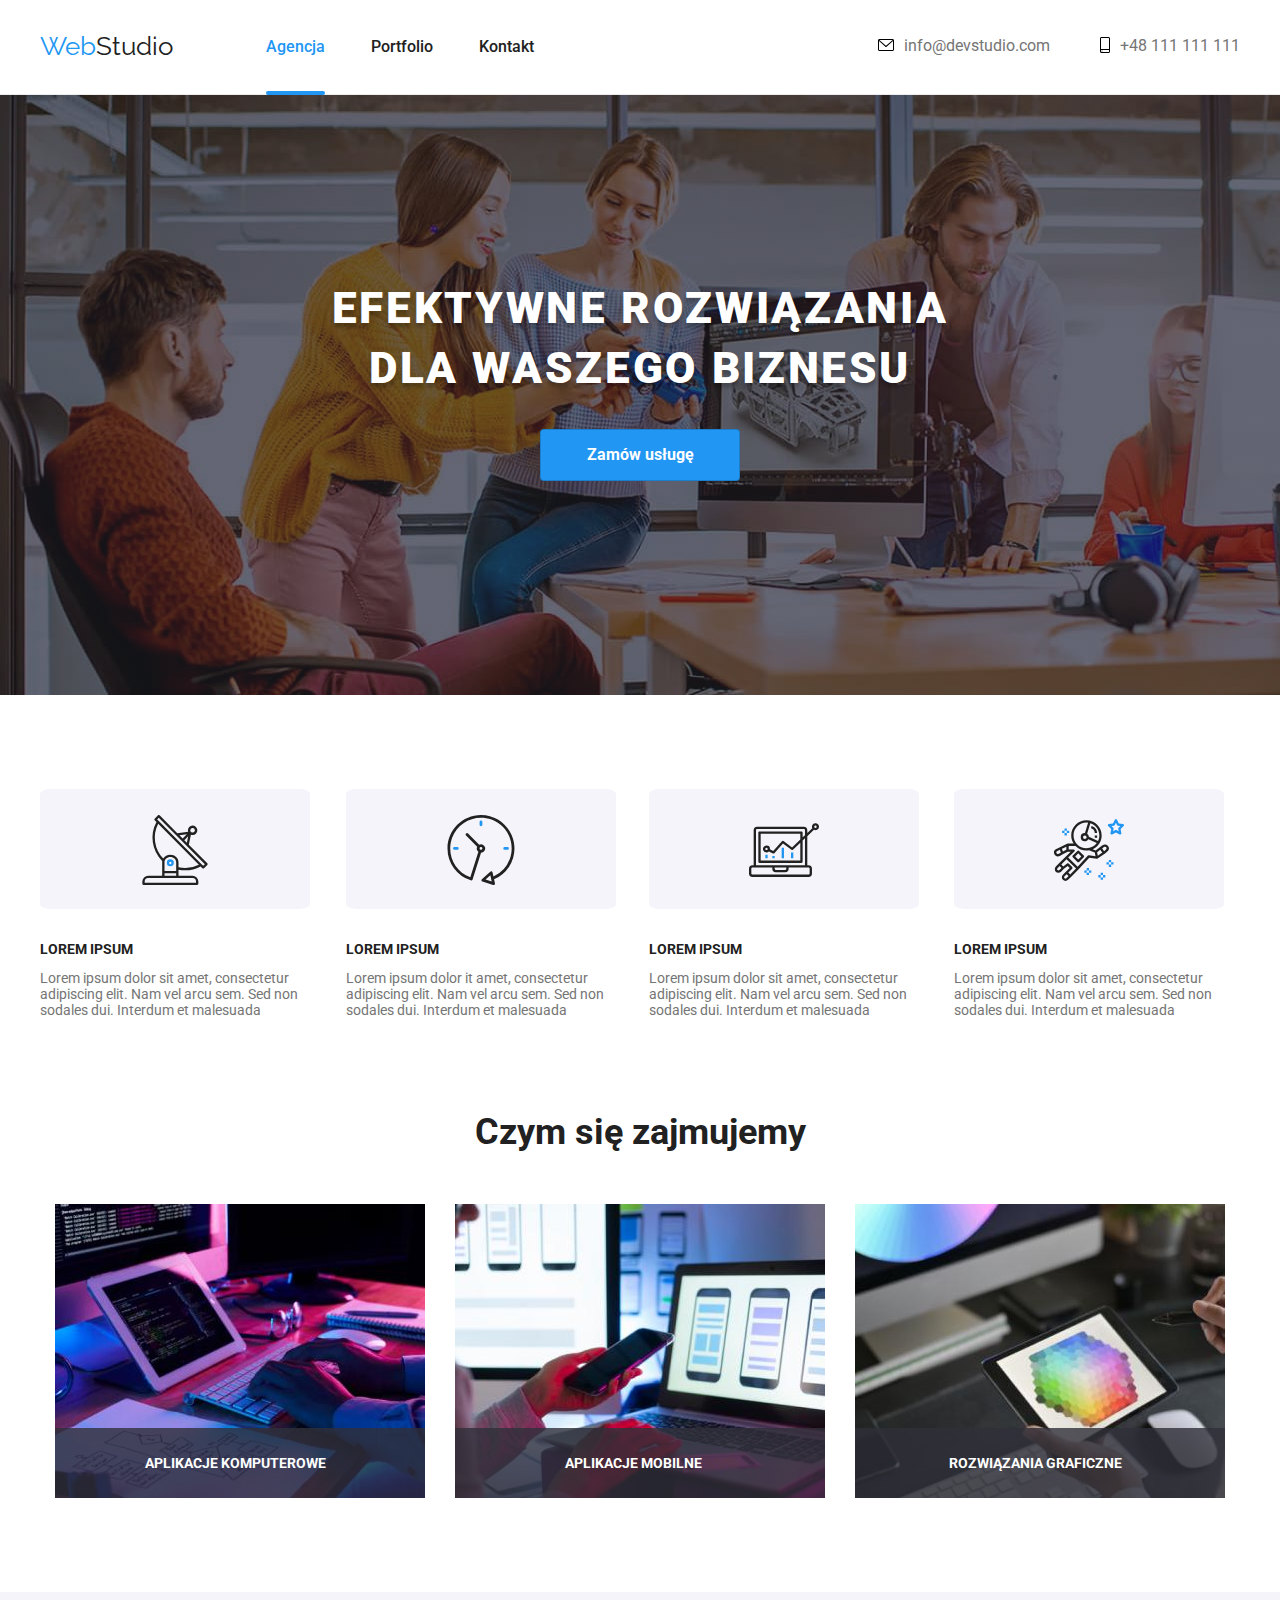
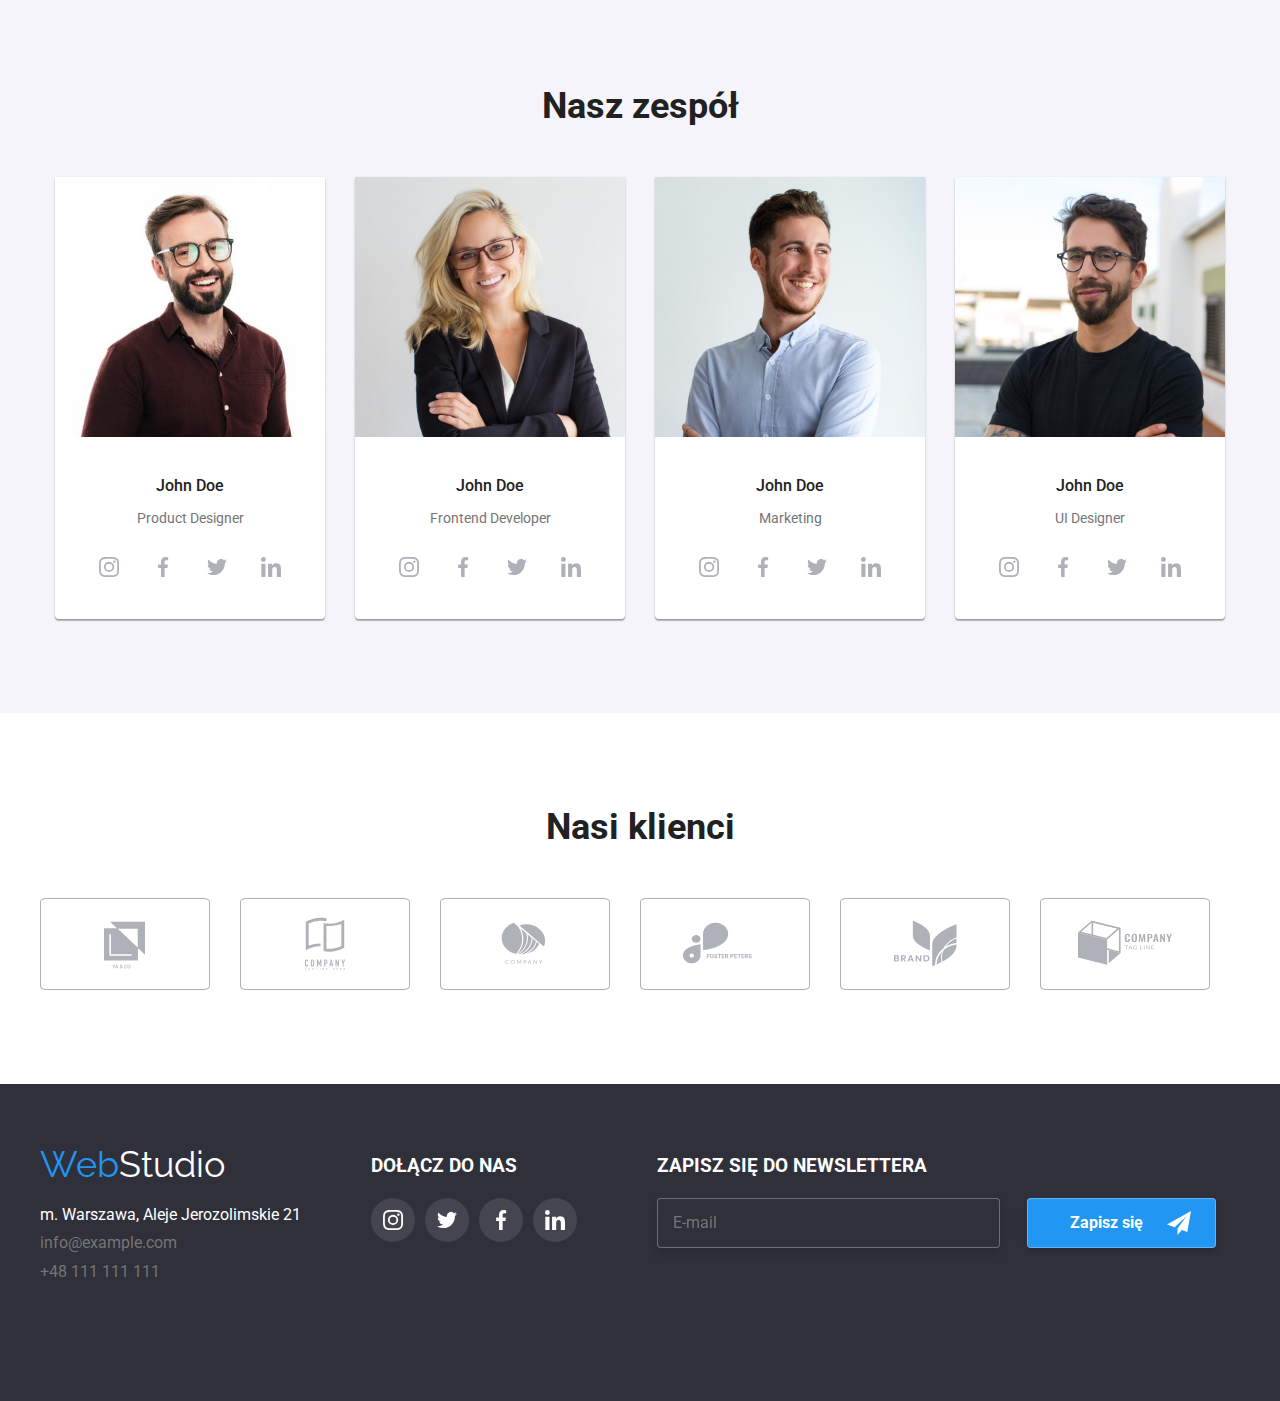
<file: index.html>
<!DOCTYPE html>
<html lang="pl">
  <head>
    <meta charset="UTF-8" />
    <meta http-equiv="X-UA-Compatible" content="IE=edge" />
    <meta name="viewport" content="width=device-width, initial-scale=1.0" />
    <link rel="preconnect" href="https://fonts.googleapis.com" />
    <link rel="preconnect" href="https://fonts.gstatic.com" crossorigin />
    <link
      rel="stylesheet"
      href="css/modern-normalize.min.css"
    />
    <link
      href="https://fonts.googleapis.com/css2?family=Kaushan+Script&family=Raleway:wght@700&family=Roboto:ital,wght@0,100;0,400;0,500;0,700;0,900;1,700&display=swap"
      rel="stylesheet"
    />
    <link rel="stylesheet" href="./css/styles.css" />

    <title>Studio</title>
  </head>
  <body>
      <header class="header header--border">
        <div class="container header">
        <a class="logo" href="index.html" target="_blank">
          <span class="logo--studio">Web</span>Studio</a
        >
        <nav>
          <ul class="social-links">
            <li>
              <a class="social-links__link link--active" href="index.html" target="_blank">Agencja</a>
            </li>
            <li>
              <a class="social-links__link" href="portfolio.html" target="_blank"
                >Portfolio</a
              >
            </li>
            <li>
              <a class="social-links__link" href="kontakt.html" target="_blank">Kontakt</a>
            </li></ul>
        </nav>
        <ul class="contact-list">
          <li> 
            <a class="contact-list__mail" href="mailto:info@devstudio.com"
              > <svg width="16" height="12" class="contact-list__mail-icon icons-active">
                <use  href="./images/icons.svg#message"></use>
              </svg>info@devstudio.com</a
            >
          </li>
          <li>
            <a class="contact-list__tel" href="tel:+48111111111">
              <svg  width="10" height="16"class="contact-list__tel-icon icons-active"><use href="./images/icons.svg#phone"></use></svg>+48 111 111 111</a>
          </li>
        </ul></div>
      </header>
      <main>
        <section class="section background-img">
          <div class="container first-header">
            <h1 class="first-header__style">
              EFEKTYWNE ROZWIĄZANIA<br />DLA WASZEGO BIZNESU
            </h1>
            <button type="submit" class="first-button" data-modal-open>Zamów usługę</button>
          </div>
        </section>
        <section class="section">
          <div class="container">
          <ul class="possibilities-list">
            <li class="possibilities-list__item">
              <div class="possibilities-list__div"><svg class="possibilities-list__svg"><use href="./images/icons.svg#satelite"></use></svg></div>
              <h3 class="possibilities-list__h3">LOREM IPSUM</h3>
              <p class="possibilities-list__paragraph">
                Lorem ipsum dolor sit amet, consectetur adipiscing elit. Nam vel
                arcu sem. Sed non sodales dui. Interdum et malesuada
              </p>
            </li>
            <li class="possibilities-list__item">
              <div class="possibilities-list__div"><svg class="possibilities-list__svg"><use href="./images/icons.svg#clock"></use></svg></div>
              <h3 class="possibilities-list__h3">LOREM IPSUM</h3>
              <p class="possibilities-list__paragraph">
                Lorem ipsum dolor it amet, consectetur adipiscing elit. Nam vel
                arcu sem. Sed non sodales dui. Interdum et malesuada
              </p>
            </li>
            <li class="possibilities-list__item">
              <div class="possibilities-list__div"><svg class="possibilities-list__svg"><use href="./images/icons.svg#diagram"></use></svg></div>
              <h3 class="possibilities-list__h3">LOREM IPSUM</h3>
              <p class="possibilities-list__paragraph">
                Lorem ipsum dolor sit amet, consectetur adipiscing elit. Nam vel
                arcu sem. Sed non sodales dui. Interdum et malesuada
              </p>
            </li>
            <li class="possibilities-list__item">
              <div class="possibilities-list__div"><svg class="possibilities-list__svg"><use href="./images/icons.svg#astronaut"></use></svg></div>
              <h3 class="possibilities-list__h3">LOREM IPSUM</h3>
              <p class="possibilities-list__paragraph">
                Lorem ipsum dolor sit amet, consectetur adipiscing elit. Nam vel
                arcu sem. Sed non sodales dui. Interdum et malesuada
              </p>
            </li>
          </ul></div>
        </section>
        <section class="section section-style">
          <div class="container">
          <h2 class="header-secondary">Czym się zajmujemy</h2>
          <ul class="work-spaces">
            <li class="work-spaces__list">
           <div class="work-spaces__div">
            <p class="work-spaces__paragraph computer-app">APLIKACJE KOMPUTEROWE</p></div>
              <img
                src="images/box1.jpg"
                width="370"
                height="294"
                alt="programowanie"
              />
            </li>
            <li class="work-spaces__list">
              <div class="work-spaces__div">
                <p class="work-spaces__paragraph mobile-app">APLIKACJE MOBILNE</p></div>
              <img
                src="images/box2.jpg"
                width="370"
                height="294"
                alt="testowanie"
              />
            </li>
            <li class="work-spaces__list">
              <div class="work-spaces__div">
                <p class="work-spaces__paragraph graphics-solutions">ROZWIĄZANIA GRAFICZNE</p></div>
              <img
                src="images/box3.jpg"
                width="370"
                height="294"
                alt="rozwiązania graficzne"
              />
            </li>
          </ul>
        </section></div>
        <section class="section team-background">
          <div class="container">
            <h2 class="header-secondary">Nasz zespół</h2>
            <ul class="team-cards">
              <li class="team-cards">
                <figure class="team-cards__figure">
                  <img
                    src="images/img1.jpg"
                    width="270"
                    height="260"
                    alt=" John Doe product designer"
                  />
                  <figcaption>
                    <h3 class="team-cards__name">John Doe</h3>
                    <p class="team-cards__workplace">Product Designer</p>
                    <div class="team-cards--style">
                      <ul class="team-cards__list">
                      <li><a class="team-cards__items" href="#"><svg class="team-cards__svg" width="20" height="20"><use href="./images/icons.svg#instagram"></use></svg></a></li>
                      <li><a class="team-cards__items" href="#"><svg  class="team-cards__svg" width="20" height="20"><use href="./images/icons.svg#facebook"></use></svg></a></li>
                      <li><a class="team-cards__items" href="#"><svg class="team-cards__svg" width="20" height="20"><use href="./images/icons.svg#twitter"></use></svg></a></li>
                      <li><a class="team-cards__items" href="#"><svg  class="team-cards__svg" width="20" height="20"><use href="./images/icons.svg#linkedin"></use></svg></a></li>
                    </ul>
                    </div>
                  </figcaption>
                </figure>
              </li>
              <li class="team-cards">
                <figure class="team-cards__figure">
                  <img
                    src="images/img2.jpg"
                    width="270"
                    height="260"
                    alt="John Doe Frontend Developer"
                  />
                  <figcaption>
                    <h3 class="team-cards__name">John Doe</h3>
                    <p class="team-cards__workplace">Frontend Developer</p>
                    <div class="team-cards--style">
                      <ul class="team-cards__list">
                      <li><a class="team-cards__items" href="#"><svg class="team-cards__svg" width="20" height="20"><use href="./images/icons.svg#instagram"></use></svg></a></li>
                      <li><a class="team-cards__items" href="#"><svg  class="team-cards__svg" width="20" height="20"><use href="./images/icons.svg#facebook"></use></svg></a></li>
                      <li><a class="team-cards__items" href="#"><svg class="team-cards__svg" width="20" height="20"><use href="./images/icons.svg#twitter"></use></svg></a></li>
                      <li><a class="team-cards__items" href="#"><svg  class="team-cards__svg" width="20" height="20"><use href="./images/icons.svg#linkedin"></use></svg></a></li>
                    </ul>
                    </div>
                  </figcaption>
                </figure>
              </li>
              <li class="team-cards">
                <figure class="team-cards__figure">
                  <img
                    src="images/img3.jpg"
                    width="270"
                    height="260"
                    alt="John Doe Marketing"
                  />
                  <figcaption>
                    <h3 class="team-cards__name">John Doe</h3>
                    <p class="team-cards__workplace">Marketing</p>
                    <div class="team-cards--style">
                      <ul class="team-cards__list">
                      <li><a class="team-cards__items" href="#"><svg class="team-cards__svg" width="20" height="20"><use href="./images/icons.svg#instagram"></use></svg></a></li>
                      <li><a class="team-cards__items" href="#"><svg  class="team-cards__svg" width="20" height="20"><use href="./images/icons.svg#facebook"></use></svg></a></li>
                      <li><a class="team-cards__items" href="#"><svg class="team-cards__svg" width="20" height="20"><use href="./images/icons.svg#twitter"></use></svg></a></li>
                      <li><a class="team-cards__items" href="#"><svg  class="team-cards__svg" width="20" height="20"><use href="./images/icons.svg#linkedin"></use></svg></a></li>
                    </ul>
                    </div>
                  </figcaption>
                </figure>
              </li>
              <li class="team-cards">
                <figure class="team-cards__figure">
                  <img
                    src="images/img4.jpg"
                    width="270"
                    height="260"
                    alt="John Doe UI Designer"
                  />
                  <figcaption>
                    <h3 class="team-cards__name">John Doe</h3>
                    <p class="team-cards__workplace">UI Designer</p>
                    <div class="team-cards--style">
                      <ul class="team-cards__list">
                      <li><a class="team-cards__items" href="#"><svg class="team-cards__svg" width="20" height="20"><use href="./images/icons.svg#instagram"></use></svg></a></li>
                      <li><a class="team-cards__items" href="#"><svg  class="team-cards__svgs" width="20" height="20"><use href="./images/icons.svg#facebook"></use></svg></a></li>
                      <li><a class="team-cards__items" href="#"><svg class="team-cards__svg" width="20" height="20"><use href="./images/icons.svg#twitter"></use></svg></a></li>
                      <li><a class="team-cards__items" href="#"><svg  class="team-cards__svg" width="20" height="20"><use href="./images/icons.svg#linkedin"></use></svg></a></li>
                    </ul>
                    </div>
                  </figcaption>
                </figure>
              </li>
            </ul>
          </div>
        </section>
        <section class="section">
          <div class="container">
            <h2 class="header-secondary">Nasi klienci</h2>
            <ul class="customers">
              <li class="customers__list"><a ><svg class="customers__svg" width="106" height="60"><use  href="./images/icons.svg#logo1"></use></svg></a></li>
              <li class="customers__list"><a><svg class="customers__svg" width="106" height="60"><use  href="./images/icons.svg#logo2"></use></svg></a></li>
              <li class="customers__list"><a><svg class="customers__svg" width="106" height="60"><use href="./images/icons.svg#logo3"></use></svg></a></li>
              <li class="customers__list"><a><svg class="customers__svg" width="106" height="60"><use  href="./images/icons.svg#logo4"></use></svg></a></li>
              <li class="customers__list"><a><svg class="customers__svg" width="106" height="60"><use href="./images/icons.svg#logo5"></use></svg></a></li>
              <li class="customers__list"><a><svg class="customers__svg" width="106" height="60"><use href="./images/icons.svg#logo6"></use></svg></a></li>
            </ul>
          </div>
        </section>
      </main>
        <footer class="footer">
          <div class="container footer--style">
          <div>
            <a class="logo-footer" href="index.html" class="logo" target="_blank">
            <span class="logo--studio">Web</span>Studio</a>
          <adress>
            <ul class="footer-links">
              <li>
                <a class="footer-links__address" href="addres.html"
                  >m. Warszawa, Aleje Jerozolimskie 21</a
                >
              <li>
                <a class="footer-links__mail" href="mailto:info@example.com"
                  >info@example.com</a
                >
              </li>
              <li>
                <a class="footer-links__tel" href="tel:+48111111111">+48 111 111 111</a>
              </li>
            </ul></adress></div>
          <div class="join-us">
            <h3 class="footer-h3"> DOŁĄCZ DO NAS</h3>
            <ul class="join-us__list">
            <li><a class="join-us__circle" href="#"><svg width="20" height="20"><use class="join-us__svg" href="./images/icons.svg#instagram"></use></svg></a></li>
            <li><a class="join-us__circle" href="#"><svg width="20" height="20"><use class="join-us__svg" href="./images/icons.svg#twitter"></use></svg></a></li>
            <li><a class="join-us__circle"href="#"><svg width="20" height="20"><use class="join-us__svg" href="./images/icons.svg#facebook"></use></svg></a></li>
            <li><a class="join-us__circle" href="#"><svg width="20" height="20"><use class="join-us__svg" href="./images/icons.svg#linkedin"></use></svg></a></li>
            </ul>
          </div>
          <div class="sign-up">
            <h3 class="footer-h3"> ZAPISZ SIĘ DO NEWSLETTERA</h3>
            <form class="sign-up__form">
            <label class="sign-up__label">
              <input type="email" name="email" class="sign-up__email" placeholder="E-mail"/>
            </label>
          <button type="submit" class="footer-button">
            Zapisz się
            <svg width="24" height="24"><use href="./images/icons.svg#form-send"></use></svg>
          </button>
        </form>  
      </div>

          <div class="overlay is-hidden" data-modal>    
          <div class="modal"><button type="button" data-modal-close class="close-btn">X</button>
          <form>
          <label class="form__header">Zostaw swoje dane w formularzu poniżej</label>  
          <label class="form__label">
              Imię
              <input type="text" name="username" class="form__input"/>
              <svg width="18" height="18" class="form__svg"><use href="./images/icons.svg#form-person"></use></svg>
            </label>
            <label class="form__label" >
              Telefon
              <input type="tel" name="phone-number" minlength="9" maxlength="11" class="form__input"/>
              <svg width="18" height="18" class="form__svg"><use href="./images/icons.svg#form-phone"></use></svg>
            </label>
            <label class="form__label">
              Email
              <input type="email" name="email" class="form__input"/>
              <svg width="18" height="18" class="form__svg"><use href="./images/icons.svg#form-email"></use></svg>
            </label>
            <label class="form__label">
              Komentarz
              <textarea name="feedback" rows="5" placeholder="Wprowadź tekst" class="form__textarea"></textarea>
            </label>
            <label class="form__check">
              <input type="checkbox" name="statement" value="statement" class="form__checkbox"/><div class="form__checkbox--div"><svg width="16" height="15" class="form__svg-check"><use href="./images/icons.svg#form-checked"></use></svg></div>
              Oświadczam iż akceptuję <p class="form--statement">Regulamin </p> i <p class="form--statement">Politykę Prywatności.</p>
            </label>
            <button type="submit" class="form-button">Wyślij</button>
          </form> 
          </div>
          </div>
        </footer>
        <script src="./js/modal.js">
        </script>
  </body>

</html>
</file>
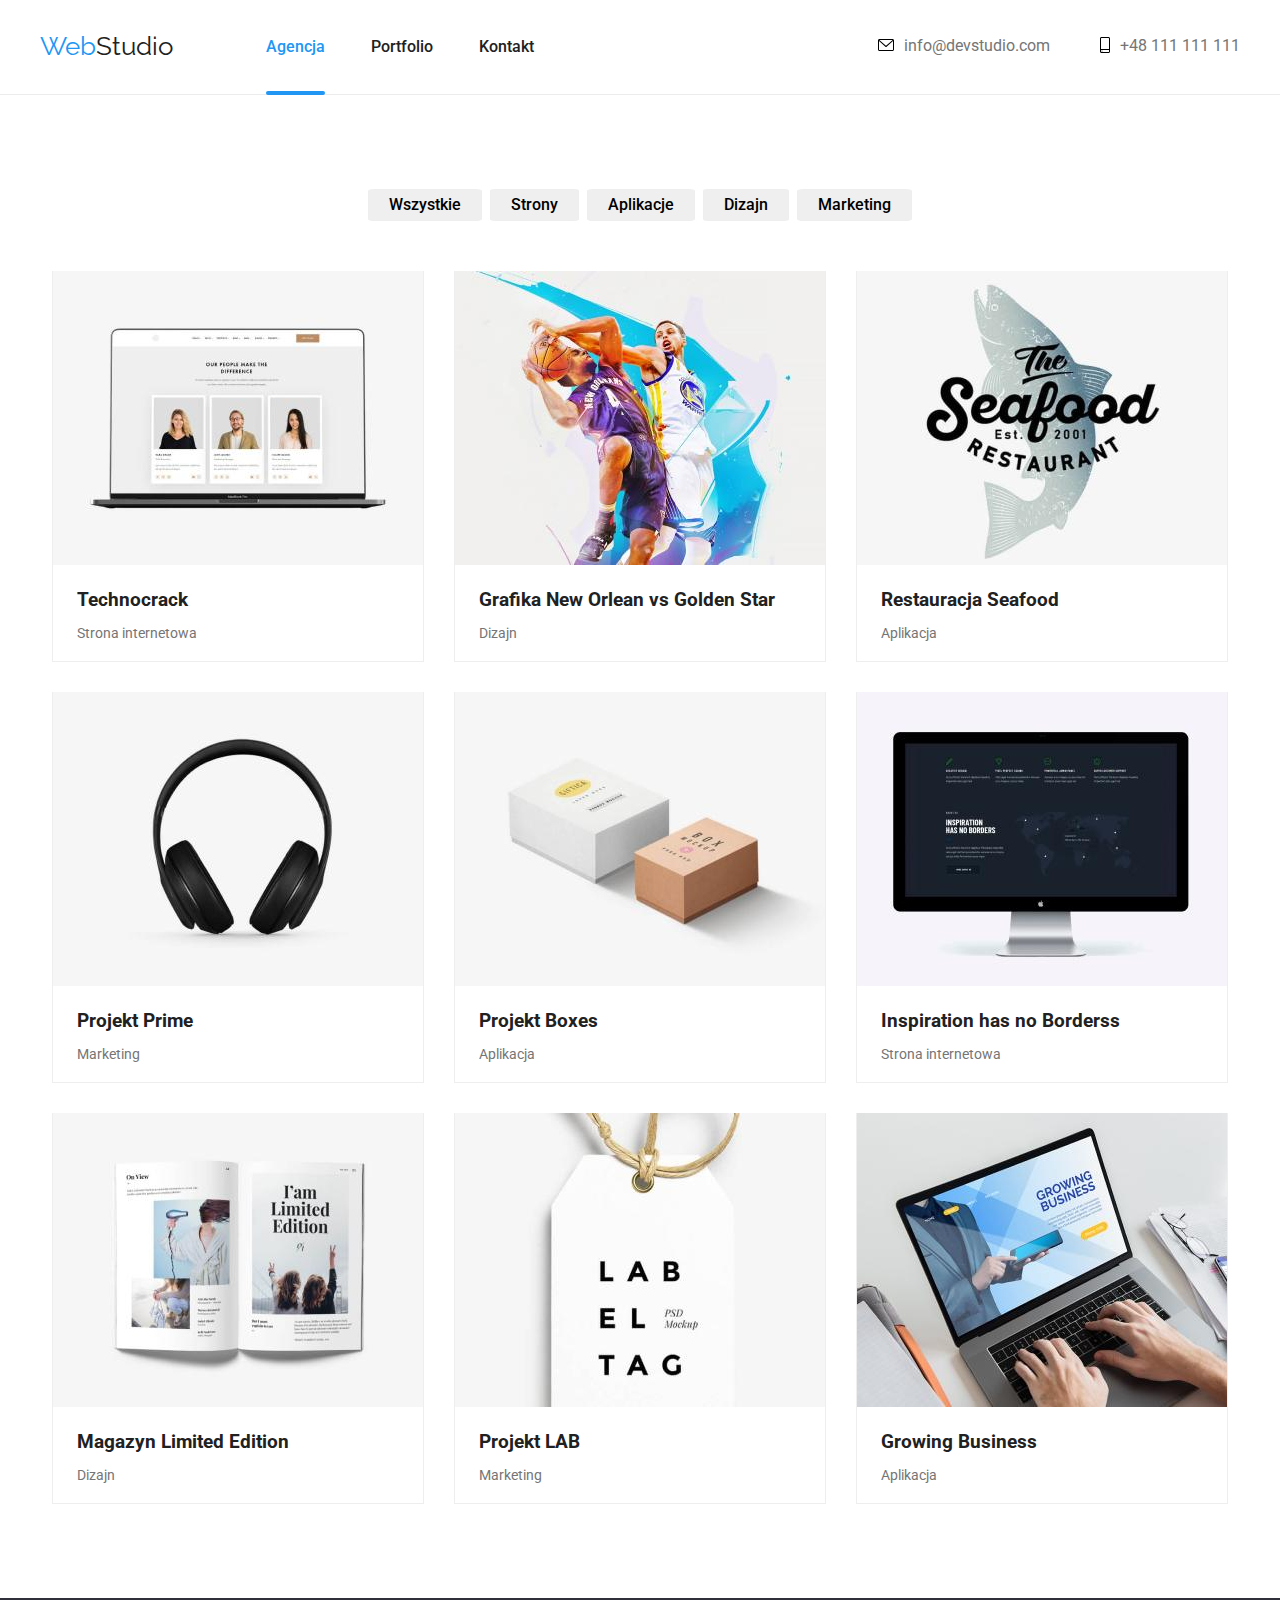
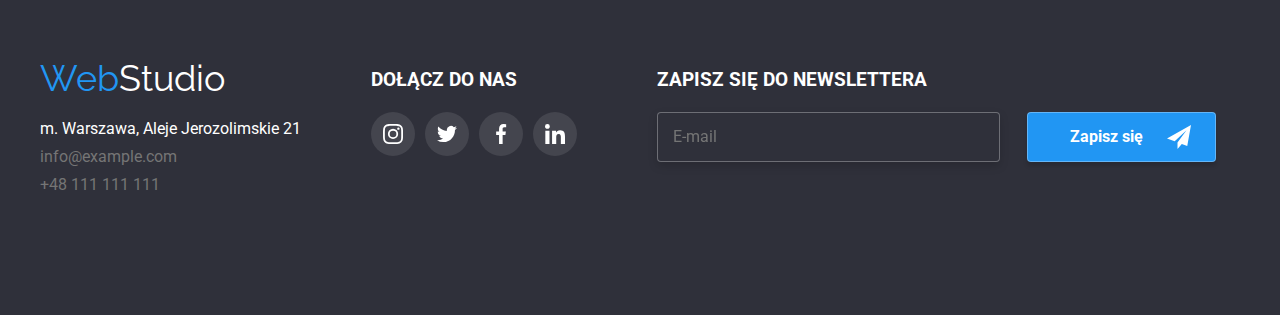
<file: portfolio.html>
<!DOCTYPE html>
<html lang="pl">
  <head>
    <meta charset="UTF-8" />
    <meta http-equiv="X-UA-Compatible" content="IE=edge" />
    <meta name="viewport" content="width=device-width, initial-scale=1.0" />

    <link rel="preconnect" href="https://fonts.googleapis.com" />
    <link rel="preconnect" href="https://fonts.gstatic.com" crossorigin />
    <link
      rel="stylesheet"
      href="css/modern-normalize.min.css"
    />
    <link
      href="https://fonts.googleapis.com/css2?family=Kaushan+Script&family=Raleway:wght@700&family=Roboto:ital,wght@0,100;0,400;0,500;0,700;0,900;1,700&display=swap"
      rel="stylesheet"
    />
    <link rel="stylesheet" href="css/styles.css" />

    <title>Portfolio</title>
  </head>
  <body>
    <header class="header header--border">
      <div class="container header">
      <a class="logo" href="index.html" target="_blank">
        <span class="logo--studio">Web</span>Studio</a
      >
      <nav>
        <ul class="social-links">
          <li>
            <a class="social-links__link link--active" href="index.html" target="_blank">Agencja</a>
          </li>
          <li>
            <a class="social-links__link" href="portfolio.html" target="_blank"
              >Portfolio</a
            >
          </li>
          <li>
            <a class="social-links__link" href="kontakt.html" target="_blank">Kontakt</a>
          </li></ul>
      </nav>
      <ul class="contact-list">
        <li> 
          <a class="contact-list__mail" href="mailto:info@devstudio.com"
            > <svg width="16" height="12" class="contact-list__mail-icon icons-active">
              <use  href="./images/icons.svg#message"></use>
            </svg>info@devstudio.com</a
          >
        </li>
        <li>
          <a class="contact-list__tel" href="tel:+48111111111">
            <svg  width="10" height="16"class="contact-list__tel-icon icons-active"><use href="./images/icons.svg#phone"></use></svg>+48 111 111 111</a>
        </li>
      </ul></div>
    </header>
        <section class="section">
          <div class="container">
       <ul class="button-list">
          <li>
            <button type="button" class="button-portfolio">Wszystkie</button>
          </li>
          <li>
            <button type="button" class="button-portfolio">Strony</button>
          </li>
            <button type="button" class="button-portfolio">Aplikacje</button>
          </li>
          <li>
            <button type="button" class="button-portfolio">Dizajn</button>
          </li>
          <li>
            <button type="button" class="button-portfolio">Marketing</button>
          </li>
        </ul>
        <ul class="cards">
        <li class="cards__list">
          <figure><div class="cards__img">
              <img src="images/img6.jpg" alt=" Technocrack"/>
              <div class="cards__overlay">
                <p class="cards__desc">Technocrack jest popularną platformą wykorzystywaną do rozpowszechniania koronawirusa. Firmy wykorzystują tę platformę do celów szpiegowskich i ataków na niezabezpieczone serwery konkurencji</p>
              </div></div>
              <figcaption>
                <h3 class="cards__h3">Technocrack</h3>
                <p class="cards__paragraph">Strona internetowa</p>
              </figcaption>
            </figure>
            </li>
          <li class="cards__list">
            <figure><div class="cards__img">
              <img
                src="images/img7.jpg"
                width="370px"
                height="294px"
                alt="Grafika New Orlean vs Golden Star"
              /> <div class="cards__overlay">
                <p class="cards__desc">Technocrack jest popularną platformą wykorzystywaną do rozpowszechniania koronawirusa. Firmy wykorzystują tę platformę do celów szpiegowskich i ataków na niezabezpieczone serwery konkurencji</p>
              </div></div>
              <figcaption>
                <h3 class="cards__h3">Grafika New Orlean vs Golden Star</h3>
                <p class="cards__paragraph">Dizajn</p>
              </figcaption>
            </figure>
          </li>
          <li class="cards__list">
            <figure><div class="cards__img">
              <img
                src="images/img8.jpg"
                width="370px"
                height="294px"
                alt="Restauracja Seafood"
              /><div class="cards__overlay">
                <p class="cards__desc">Technocrack jest popularną platformą wykorzystywaną do rozpowszechniania koronawirusa. Firmy wykorzystują tę platformę do celów szpiegowskich i ataków na niezabezpieczone serwery konkurencji</p>
              </div></div>
              <figcaption>
                <h3 class="cards__h3">Restauracja Seafood</h3>
                <p class="cards__paragraph">Aplikacja</p>
              </figcaption>
            </figure>
          </li>
          <li class="cards__list">
            <figure><div class="cards__img">
              <img
                src="images/img9.jpg"
                width="370px"
                height="294px"
                alt="Projekt Prime"
              /><div class="cards__overlay">
                <p class="cards__desc">Technocrack jest popularną platformą wykorzystywaną do rozpowszechniania koronawirusa. Firmy wykorzystują tę platformę do celów szpiegowskich i ataków na niezabezpieczone serwery konkurencji</p>
              </div></div>
              <figcaption>
                <h3 class="cards__h3">Projekt Prime</h3>
                <p class="cards__paragraph">Marketing</p>
              </figcaption>
            </figure>
          </li>
          <li class="cards__list">
            <figure><div class="cards__img">
              <img
                src="images/img10.jpg"
                width="370px"
                height="294px"
                alt="Projekt Boxes"
              /><div class="cards__overlay">
                <p class="cards__desc">Technocrack jest popularną platformą wykorzystywaną do rozpowszechniania koronawirusa. Firmy wykorzystują tę platformę do celów szpiegowskich i ataków na niezabezpieczone serwery konkurencji</p>
              </div></div>
              <figcaption>
                <h3 class="cards__h3">Projekt Boxes</h3>
                <p class="cards__paragraph">Aplikacja</p>
              </figcaption>
            </figure>
          </li>
          <li class="cards__list">
            <figure><div class="cards__img">
              <img
                src="images/img11.jpg"
                width="370px"
                height="294px"
                alt="Inspiration has no Borders"
              /><div class="cards__overlay">
                <p class="cards__desc">Technocrack jest popularną platformą wykorzystywaną do rozpowszechniania koronawirusa. Firmy wykorzystują tę platformę do celów szpiegowskich i ataków na niezabezpieczone serwery konkurencji</p>
              </div></div>
              <figcaption>
                <h3 class="cards__h3">Inspiration has no Borderss</h3>
                <p class="cards__paragraph">Strona internetowa</p>
              </figcaption>
            </figure>
          </li>
          <li class="cards__list">
            <figure><div class="cards__img">
              <img
                src="images/img12.jpg"
                width="370px"
                height="294px"
                alt="Magazyn Limited Edition"
              /><div class="cards__overlay">
                <p class="cards__desc">Technocrack jest popularną platformą wykorzystywaną do rozpowszechniania koronawirusa. Firmy wykorzystują tę platformę do celów szpiegowskich i ataków na niezabezpieczone serwery konkurencji</p>
              </div></div>
              <figcaption>
                <h3 class="cards__h3">Magazyn Limited Edition</h3>
                <p class="cards__paragraph">Dizajn</p>
              </figcaption>
            </figure>
          </li>
          <li class="cards__list">
            <figure><div class="cards__img"><img
                src="images/img13.jpg"
                width="370px"
                height="294px"
                alt="Projekt LAB"
              /><div class="cards__overlay">
                <p class="cards__desc">Technocrack jest popularną platformą wykorzystywaną do rozpowszechniania koronawirusa. Firmy wykorzystują tę platformę do celów szpiegowskich i ataków na niezabezpieczone serwery konkurencji</p>
              </div></div>
              <figcaption>
                <h3 class="cards__h3">Projekt LAB</h3>
                <p class="cards__paragraph">Marketing</p>
              </figcaption>
            </figure>
          </li>
          <li class="cards__list">
            <figure><div class="cards__img">
              <img
                src="images/img14.jpg"
                width="370px"
                height="294px"
                alt="Growing Business"
              /><div class="cards__overlay">
                <p class="cards__desc">Technocrack jest popularną platformą wykorzystywaną do rozpowszechniania koronawirusa. Firmy wykorzystują tę platformę do celów szpiegowskich i ataków na niezabezpieczone serwery konkurencji</p>
              </div></div>
              <figcaption>
                <h3 class="cards__h3">Growing Business</h3>
                <p class="cards__paragraph">Aplikacja</p>
              </figcaption>
            </figure>
          </li>
        </ul></div>
      </section>
      </main>
      <footer class="footer">
        <div class="container footer--style">
        <div>
          <a class="logo-footer" href="index.html" class="logo" target="_blank">
          <span class="logo--studio">Web</span>Studio</a>
        <adress>
          <ul class="footer-links">
            <li>
              <a class="footer-links__address" href="addres.html"
                >m. Warszawa, Aleje Jerozolimskie 21</a
              >
            <li>
              <a class="footer-links__mail" href="mailto:info@example.com"
                >info@example.com</a
              >
            </li>
            <li>
              <a class="footer-links__tel" href="tel:+48111111111">+48 111 111 111</a>
            </li>
          </ul></adress></div>
        <div class="join-us">
          <h3 class="footer-h3"> DOŁĄCZ DO NAS</h3>
          <ul class="join-us__list">
          <li><a class="join-us__circle" href="#"><svg width="20" height="20"><use class="join-us__svg" href="./images/icons.svg#instagram"></use></svg></a></li>
          <li><a class="join-us__circle" href="#"><svg width="20" height="20"><use class="join-us__svg" href="./images/icons.svg#twitter"></use></svg></a></li>
          <li><a class="join-us__circle"href="#"><svg width="20" height="20"><use class="join-us__svg" href="./images/icons.svg#facebook"></use></svg></a></li>
          <li><a class="join-us__circle" href="#"><svg width="20" height="20"><use class="join-us__svg" href="./images/icons.svg#linkedin"></use></svg></a></li>
          </ul>
        </div>
        <div class="sign-up">
          <h3 class="footer-h3"> ZAPISZ SIĘ DO NEWSLETTERA</h3>
          <form class="sign-up__form">
          <label class="sign-up__label">
            <input type="email" name="email" class="sign-up__email" placeholder="E-mail"/>
          </label>
        <button type="submit" class="footer-button">
          Zapisz się
          <svg width="24" height="24"><use href="./images/icons.svg#form-send"></use></svg>
        </button>
      </form>  
    </div>
      </div>
      </footer>
  </body>
</html>
</file>
<file: css/styles.css>
:root {
  --headers-color: #212121;
  --logo-color: #2196f3;
  --logo-ftr: #ffffff;
  --background: #e5e5e5;
  --paragraph-color: #757575;
  --team-background-color: #f5f4fa;
  --ftr-background: #2f303a;
  --border-color: #eeeeee;
  --header-border: #ececec;
  --social-items: rgba(175, 177, 184, 1);
  --social-items-bg: rgba(255, 255, 255, 0.1);
  --team-icons: #afb1b8;
  --transition: 250ms cubic-bezier(0.4, 0, 0.2, 1);
}
:hover,
:focus {
  transition: 250ms cubic-bezier(0.4, 0, 0.2, 1);
}
* {
  padding: 0;
  margin: 0;
}
body {
  font-family: "Roboto", sans-serif;
  color: var(--headers-color);
}
.container {
  width: 1200px;
  margin: 0 auto;
}

.header {
  display: flex;
  align-items: center;
}
.header--border {
  border-bottom: 1px solid var(--header-border);
  padding: 32px 0;
}

.logo {
  font-family: "Raleway";
  font-size: 26px;
  text-decoration: none;
  color: var(--headers-color);
  display: flex;
  margin-right: 93px;
}

.logo--studio {
  color: var(--logo-color);
}

.social-links {
  text-decoration: none;
  display: inline-flex;
  list-style: none;
  font-weight: 500;
  align-items: center;
  text-decoration: none;
  column-gap: 46px;
  color: var(--headers-color);
}

.social-links__link {
  text-decoration: none;
  color: var(--headers-color);
  list-style: none;
  display: flex;
  align-items: center;
}
.social-links__link:hover,
.social-links__link:focus {
  color: var(--logo-color);
}
.link--active {
  color: var(--logo-color);
  position: relative;
}
.link--active::after {
  background: var(--logo-color);
  border-radius: 2px;
  position: absolute;
  content: "";
  width: 100%;
  height: 4px;
  bottom: -39px;
}

.contact-list {
  text-decoration: none;
  display: flex;
  list-style: none;
  color: var(--paragraph-color);
  column-gap: 20px;
  margin-left: auto;
}
.contact-list a:hover svg {
  fill: var(--logo-color);
}

.contact-list__mail {
  text-decoration: none;
  color: var(--paragraph-color);
  list-style: none;
}
.contact-list__mail:hover,
.contact-list__mail:focus {
  color: var(--logo-color);
}
.contact-list__mail-icon {
  margin-right: 10px;
  display: inline-flex;
}

.icons-active:hover,
.icons-active:focus {
  fill: var(--logo-color);
}
.contact-list__tel {
  text-decoration: none;
  color: var(--paragraph-color);
  list-style: none;
  display: inline-flex;
}
.contact-list__tel:hover,
.contact-list__tel:focus {
  color: var(--logo-color);
}
.contact-list__tel-icon {
  margin-left: 30px;
  margin-right: 10px;
}
.section {
  padding-top: 94px;
  padding-bottom: 94px;
}

.background-img {
  background: var(--headers-color);
  background: linear-gradient(
      to right,
      rgba(47, 48, 58, 0.4),
      rgba(47, 48, 58, 0.4)
    ),
    url("../images/Img15.jpg");
  background-repeat: no-repeat;
  background-size: cover;
  max-width: 1600px;
  margin: 0 auto;
}
.first-header {
  padding-top: 90px;
  padding-bottom: 90px;
}
.first-header__style {
  text-align: center;
  justify-content: center;
  display: flex;
  font-size: 44px;
  letter-spacing: 0.06em;
  color: var(--logo-ftr);
  line-height: 1.36;
  text-shadow: 0px 4px 4px rgba(0, 0, 0, 0.25);
  font-weight: 900;
  line-height: 1, 37;
}
.first-button {
  background-color: var(--logo-color);
  color: var(--logo-ftr);
  text-align: center;
  font-size: 16px;
  cursor: pointer;
  font-weight: 700;
  line-height: 1.9;
  display: flex;
  justify-content: center;
  margin: 30px auto;
  width: 200px;
  border: 1px solid rgba(0, 0, 0, 0.15);
  border-radius: 4px;
  padding: 10px 40px;
}

.possibilities-list {
  display: flex;
  align-items: center;
  column-gap: 20px;
}
.possibilities-list__item {
  display: flex;
  flex-direction: column;
  text-decoration: none;
  text-align: center;
  list-style: none;
}
.possibilities-list__div {
  width: 270px;
  height: 120px;
  background-color: var(--team-background-color);
  border: 1px solid var(--team-background-color);
  border-radius: 4%;
  margin-bottom: 30px;
}
.possibilities-list__svg {
  align-items: center;
  fill: var(--team-background-color);
  width: 70px;
  height: 70px;
  margin-top: 25px;
}

.possibilities-list__h3 {
  font-size: 14px;
  font-weight: 700;
  line-height: 1.5;
  text-decoration: none;
  display: flex;
  padding-bottom: 10px;
}
.possibilities-list__paragraph {
  font-size: 14px;
  text-decoration: none;
  color: var(--paragraph-color);
  display: flex;
  text-align: left;
}
.team-background {
  background-color: var(--team-background-color);
}

.header-secondary {
  font-size: 36px;
  color: var(--headers-color);
  text-align: center;
  display: block;
  margin-bottom: 50px;
  border-radius: 4px;
}
.section-style {
  padding-top: 0px;
}
.work-spaces {
  display: flex;
  align-items: center;
  text-decoration: none;
  list-style: none;
  justify-content: center;
  column-gap: 30px;
}
.work-spaces__list {
  text-decoration: none;
  justify-content: center;
  list-style: none;
  display: flex;
  align-items: center;
  position: relative;
  bottom: 0;
}
.work-spaces__div {
  position: absolute;
  width: 100%;
  height: 70px;
  background: rgba(47, 48, 58, 0.8);
  left: 210x;
  bottom: 0;
}
.work-spaces__paragraph {
  color: var(--logo-ftr);
  position: absolute;
  display: flex;
  text-align: center;
  justify-content: center;
  font-weight: 700;
  font-size: 14px;
  line-height: 16px;
  text-transform: uppercase;
}
.computer-app {
  padding: 27px 90px;
}
.mobile-app {
  padding: 27px 110px;
}
.graphics-solutions {
  padding: 27px 94px;
}
.team-cards {
  display: flex;
  column-gap: 30px;
  justify-content: center;
  text-align: center;
}
.team-cards__figure {
  box-shadow: 0px 1px 3px rgba(0, 0, 0, 0.12), 0px 1px 1px rgba(0, 0, 0, 0.14),
    0px 2px 1px rgba(0, 0, 0, 0.2);
  border-radius: 0px 0px 4px 4px;
  line-height: 1.5;
  display: inline;
  justify-content: center;
  text-align: center;
  background-color: var(--logo-ftr);
}
.team-cards__name {
  font-size: 16px;
  font-weight: 500;
  text-decoration: none;
  display: flex;
  justify-content: center;
  text-align: center;
  padding: 30px 99px 10px;
}
.team-cards__workplace {
  font-size: 14px;
  font-weight: 400px;
  text-decoration: none;
  color: var(--paragraph-color);
  display: flex;
  justify-content: center;
  text-align: center;
}
.team-cards--style {
  margin-top: 16px;
}
.team-cards__list {
  list-style: none;
  display: flex;
  justify-content: center;
  align-items: center;
  column-gap: 10px;
  margin-bottom: 30px;
}

.team-cards__items {
  display: flex;
  align-items: center;
  justify-content: center;
  fill: var(--team-icons);
  width: 44px;
  height: 44px;
  border-radius: 50%;
}
.team-cards__items:hover {
  background-color: var(--logo-color);
  display: flex;
  justify-content: center;
  align-items: center;
  width: 44px;
  height: 44px;
}
.team-cards__items:hover svg {
  fill: var(--logo-ftr);
}
.team-cards__svg {
  fill: var(--team-icons);
  column-gap: 30px;
  align-items: center;
  cursor: pointer;
  display: flex;
}

.customers {
  list-style: none;
  display: inline-flex;
  gap: 30px;
  align-items: center;
}

.customers__list {
  border: 1px solid var(--social-items);
  border-radius: 4%;
  display: flex;
  justify-content: center;
  align-items: center;
  width: 170px;
  height: 92px;
  cursor: pointer;
  fill: var(--logo-ftr);
}
.customers__list a {
  display: flex;
  justify-content: center;
  align-items: center;
  width: 100%;
  height: 100%;
}
.customers__list:hover {
  border: 1px solid var(--logo-color);
}
.customers__list a:hover svg {
  fill: var(--logo-color);
}

.customers__svg {
  fill: var(--social-items);
}
.footer {
  background-color: var(--ftr-background);
  text-decoration: none;
  display: block;
  align-items: center;
  padding: 60px 0px;
}
.footer--style {
  display: flex;
}
.logo-footer {
  color: var(--logo-ftr);
  text-decoration: none;
  font-size: 36px;
  font-family: "Raleway";
  display: block;
  align-items: center;
}
.footer-links {
  list-style: none;
  margin-top: 20px;
}
.footer-links__address {
  color: var(--logo-ftr);
  cursor: pointer;
  text-decoration: none;
  list-style: none;
}

.footer-links__mail {
  color: var(--paragraph-color);
  padding-top: 10px;
  list-style: none;
  text-decoration: none;
  display: block;
  align-items: center;
}
.footer-links__mail:hover,
.footer-links__mail:focus {
  color: var(--logo-color);
}
.footer-links__tel {
  color: var(--paragraph-color);
  padding-top: 10px;
  display: block;
  list-style: none;
  text-decoration: none;
  padding-bottom: 60px;
}
.footer-links__tel:hover,
.footer-links__tel:focus {
  color: var(--logo-color);
}
.join-us {
  flex-direction: column;
  justify-content: center;
  column-gap: 30px;
  margin-top: 12px;
  margin-left: 70px;
}

.footer-h3 {
  color: var(--logo-ftr);
  justify-content: center;
}
.join-us__list {
  list-style: none;
  display: flex;
}
.join-us__circle {
  padding: 12px;
  background-color: var(--social-items-bg);
  border-radius: 50%;
  display: flex;
  align-items: center;
  justify-content: center;
  margin-top: 20px;
  margin-right: 10px;
}
.join-us__circle:hover {
  background-color: var(--logo-color);
}
.join-us__circle:hover svg {
  fill: var(--logo-color);
}
.join-us__svg {
  fill: var(--logo-ftr);
  column-gap: 10px;
  align-items: center;
  cursor: pointer;
}
.sign-up {
  flex-direction: column;
  justify-content: center;
  column-gap: 30px;
  margin-top: 12px;
  margin-left: 70px;
  flex-grow: 1;
}
.sign-up__form {
  display: flex;
  align-items: center;
  margin-top: 20px;
  column-gap: 12px;
}
.sign-up__label {
  max-width: 358px;
  width: 100%;
}
.sign-up__email {
  background-color: var(--ftr-background);
  font-size: 16px;
  cursor: pointer;
  font-weight: 400;
  border-radius: 4px;
  border: 1px solid rgba(255, 255, 255, 0.3);
  filter: drop-shadow(0px 4px 4px rgba(0, 0, 0, 0.15));
  border-radius: 4px;
  padding: 15px;
  width: calc(100% - 15px);
}
.sign-up__email:hover,
.sign-up__email:focus {
  background-color: var(--ftr-background);
}
.footer-button {
  padding: 12px 24px 12px 42px;
  background-color: var(--logo-color);
  box-shadow: 0px 4px 4px rgba(0, 0, 0, 0.15);
  border: 1px solid rgba(255, 255, 255, 0.3);
  border-radius: 4px;
  cursor: pointer;
  color: var(--logo-ftr);
  font-weight: 700;
  font-size: 16px;
  display: flex;
  justify-content: center;
  align-items: center;
  column-gap: 24px;
}
.footer-button svg {
  fill: #ffffff;
}
.email {
  margin-bottom: 20px;
  background-color: var(--ftr-background);
}
.overlay {
  position: fixed;
  width: 100%;
  height: 100%;
  left: 0;
  top: 0;
  background-color: rgba(0, 0, 0, 0.2);
  display: flex;
  justify-content: center;
  align-items: center;
  transition: 250ms ease-in-out;
}
.is-hidden {
  pointer-events: none;
  visibility: hidden;
  opacity: 0;
  transform: translateX(-50%) translateY(-50%) scale(0) rotate(0deg)
    skew(40deg, 40deg);
  cursor: pointer;
}
.modal {
  width: 528px;
  height: 581px;
  background-color: #ffffff;
  position: relative;
}
.close-btn {
  width: 30px;
  height: 30px;
  border-radius: 50%;
  border: 1px solid rgba(0, 0, 0, 0.1);
  position: absolute;
  top: 8px;
  right: 8px;
  cursor: pointer;
  background-color: #ffffff;
}

.form__header {
  padding: 40px 40px 12px 40px;
  display: flex;
  justify-content: center;
  align-items: center;
  font-weight: 700;
}
.form__label {
  display: flex;
  flex-direction: column;
  padding: 0px 40px 0px 40px;
  font-weight: 400;
  font-size: 12px;
  color: rgba(117, 117, 117, 1);
}

.form__input {
  border: 1px solid rgba(33, 33, 33, 0.2);
  border-radius: 4px;
  padding: 11px 0px 11px 40px;
  margin-top: 4px;
  outline: none;
}
.form__input:focus {
  border: 1px solid var(--logo-color);
  border-radius: 4px;
}
.form__input:focus + svg {
  fill: var(--logo-color);
}
.form__svg {
  position: relative;
  bottom: 30px;
  left: 12px;
  display: flex;
  align-items: center;
  justify-content: center;
  transition: var(--transition);
}
.form__svg:focus {
  fill: var(--logo-color);
}
.form__textarea {
  padding: 11px 0px 11px 12px;
  border: 1px solid rgba(33, 33, 33, 0.2);
  border-radius: 4px;
  margin-top: 4px;
  outline: none;
}
.form__textarea:focus {
  border: 1px solid var(--logo-color);
  border-radius: 4px;
}
.form__check {
  display: inline-flex;
  justify-content: center;
  align-items: center;
  font-weight: 400;
  font-size: 14px;
  color: rgba(117, 117, 117, 1);
  margin: 20px 0px 30px 54px;
  line-height: 24px;
  letter-spacing: 0.03em;
}

.form__checkbox {
  appearance: none;
}
.form__checkbox--div {
  margin-right: 7px;
  width: 16px;
  height: 15px;
  outline: none;
  border: 2px solid rgba(33, 33, 33, 1);
  border-radius: 3px;
}
.form__checkbox--div,
.form__checkbox--div svg {
  transition: 250ms cubic-bezier(0.4, 0, 0.2, 1);
}

.form__svg-check {
  position: relative;
  display: none;
}
.form__checkbox:checked + .form__checkbox--div {
  background: var(--logo-color);
  border: 2px solid var(--logo-color);
  display: flex;
  align-items: center;
  justify-content: center;
}
.form__checkbox:checked + .form__checkbox--div svg {
  display: flex;
  align-items: center;
  justify-content: center;
  fill: var(--logo-ftr);
}

.form--statement {
  color: var(--logo-color);
  text-decoration: underline;
  line-height: 24px;
  letter-spacing: 0.03em;
  margin: 0px 3px 0px 3px;
}
.form-button {
  display: inline-flex;
  align-items: center;
  justify-content: center;
  padding: 10px 76px;
  background-color: var(--logo-color);
  box-shadow: 0px 4px 4px rgba(0, 0, 0, 0.15);
  border: 1px solid rgba(255, 255, 255, 0.3);
  border-radius: 4px;
  cursor: pointer;
  color: var(--logo-ftr);
  font-weight: 700;
  font-size: 16px;
  line-height: 30px;
  margin: 0px 164px 40px 164px;
}

.button-list {
  display: flex;
  justify-content: center;
  align-items: center;
  margin-bottom: 50px;
  list-style: none;
  text-decoration: none;
  column-gap: 8px;
}
.button-portfolio {
  font-size: 16px;
  cursor: pointer;
  font-weight: 500;
  text-decoration: none;
  display: inline-flex;
  text-align: center;
  padding: 6px 20px;
  justify-content: center;
  gap: 10px;
  border: 1px solid var(--border-color);
  border-radius: 6%;
}
.button-portfolio:hover,
.button-portfolio:focus {
  background-color: var(--logo-color);
  border-color: #2196f3;
  color: var(--logo-ftr);
  box-shadow: 0px 3px 1px rgba(0, 0, 0, 0.1), 0px 1px 2px rgba(0, 0, 0, 0.08),
    0px 2px 2px rgba(0, 0, 0, 0.12);
}
.button-portfolio:active {
  background-color: var(--logo-color);
  color: var(--logo-ftr);
}
.cards {
  display: flex;
  justify-content: center;
  flex-wrap: wrap;
  gap: 30px;
}
.cards__list {
  align-items: center;
  justify-content: center;
  border-left: 1px solid var(--border-color);
  border-right: 1px solid var(--border-color);
  border-bottom: 1px solid var(--border-color);
  list-style: none;
}
.cards__list:hover {
  box-shadow: 0px 3px 1px rgba(0, 0, 0, 0.1), 0px 1px 2px rgba(0, 0, 0, 0.08),
    0px 2px 2px rgba(0, 0, 0, 0.12);
  cursor: pointer;
}
.cards__list:hover .cards__overlay {
  transform: translateY(0);
  opacity: 1;
}
.cards__img {
  overflow: hidden;
  position: relative;
}
.cards__overlay {
  position: absolute;
  top: 0;
  left: 0;
  width: 100%;
  height: 100%;
  background-color: rgba(33, 150, 243, 0.9);
  transform: translateY(100%);
  transition: 250ms cubic-bezier(0.4, 0, 0.2, 1);
  opacity: 0;
}
.cards__desc {
  font-family: "Roboto";
  font-weight: 400;
  font-size: 18px;
  line-height: 28px;
  color: var(--logo-ftr);
  padding: 49px 45px 49px 24px;
}

.cards__h3 {
  padding: 20px 24px 4px 24px;
  margin-bottom: 10px;
}
.cards__paragraph {
  font-size: 14px;
  text-decoration: none;
  color: var(--paragraph-color);
  display: flex;
  align-items: center;
  padding: 0 24px 20px;
}
</file>
